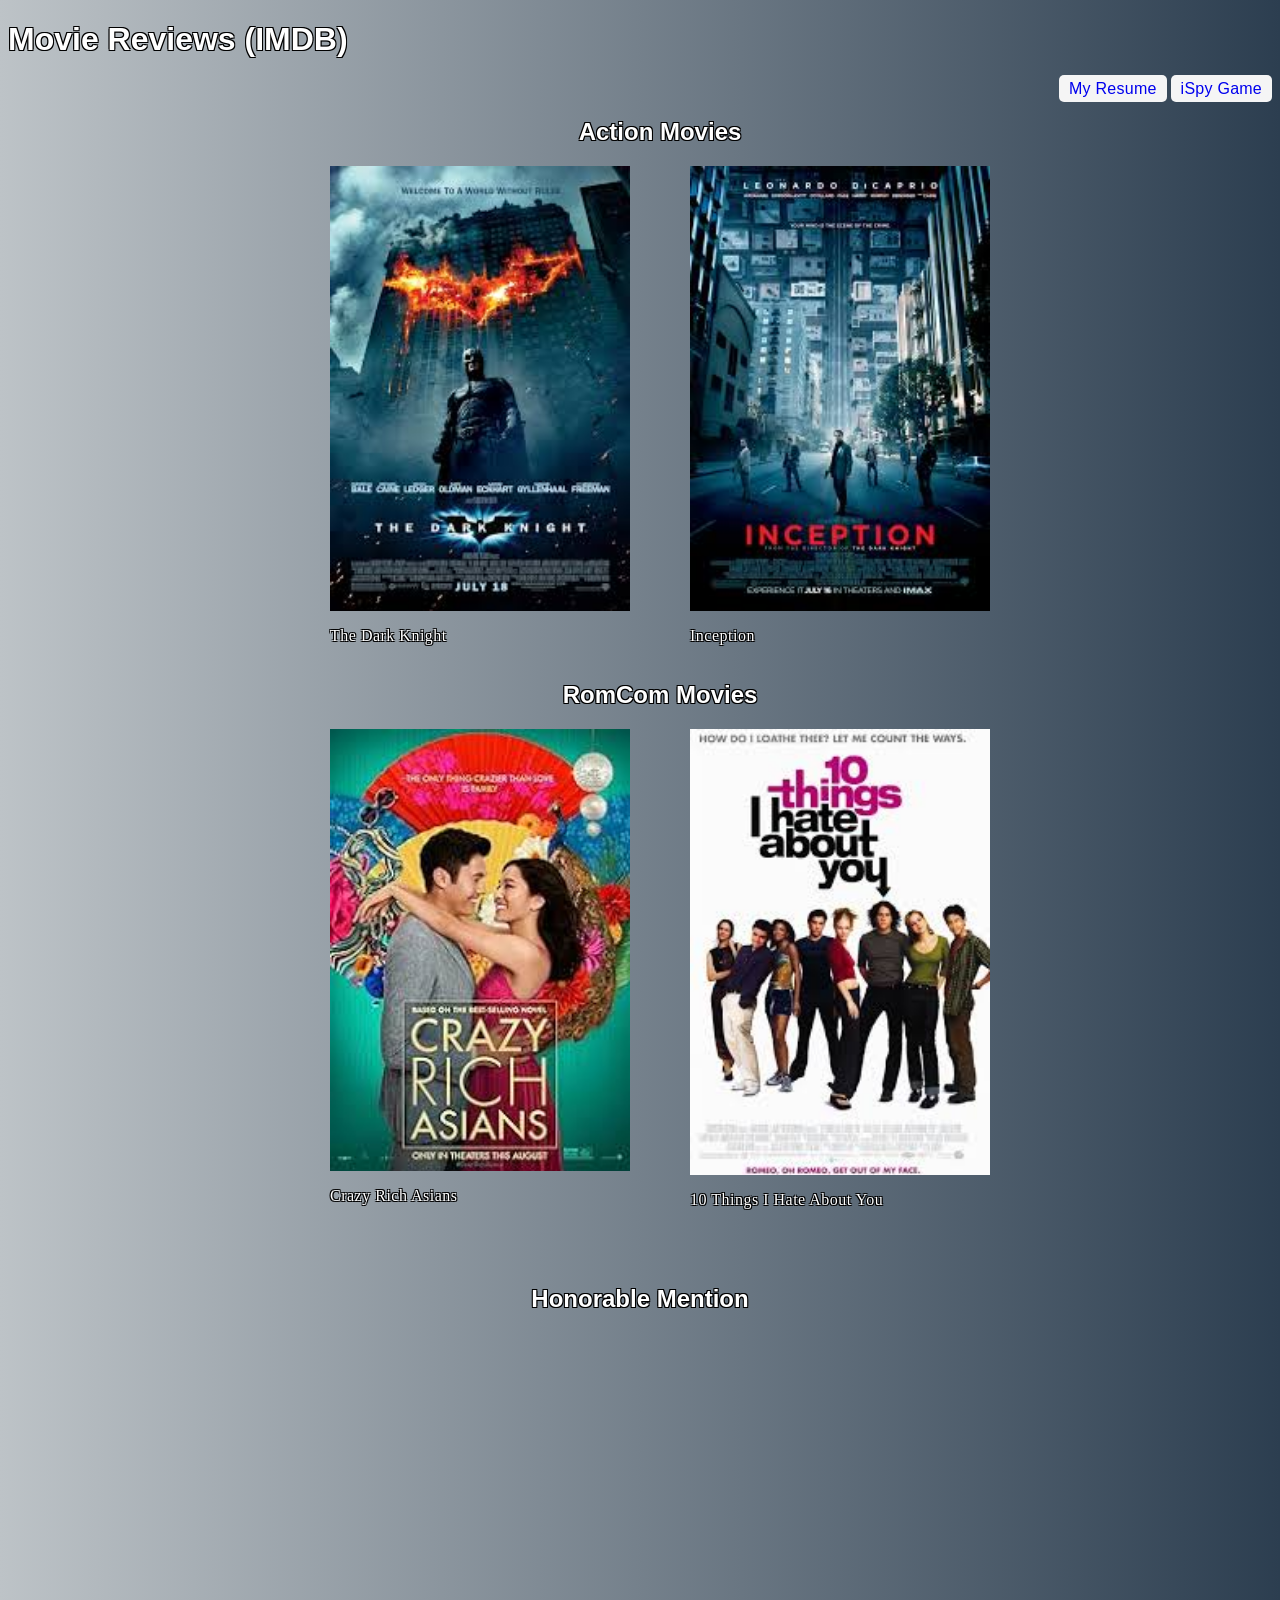
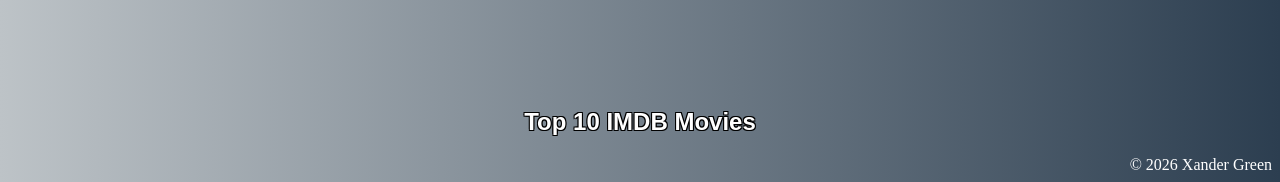
<file: index.html>
<!DOCTYPE html>
<html lang="en">
<head>
    <meta charset="UTF-8">
    <meta name="viewport" content="width=device-width, initial-scale=1.0">
    <title>Movies That I Love</title>
    <link href="css/mystyles.css" rel="stylesheet" />
    

</head>
<body>
    <h1>Movie Reviews (IMDB) </h1>
    <nav class="common">
        <a href="resume.html">My Resume</a>
        <a href="ai.html">iSpy Game</a>
    </nav>
    <div class="action-section">
        <h2>Action Movies</h2>
        <ul class="movie-list">
            <li>
                <a href="https://www.imdb.com/title/tt0468569/" target="_blank">
                    <img src="assets/img/thedarkknight.jpg" alt="The Dark Knight">
                </a>
                <p class="title-text">The Dark Knight</p>
            </li>
            <li>
                <a href="https://www.imdb.com/title/tt1375666/?ref_=nv_sr_srsg_0_tt_8_nm_0_in_0_q_inception">
                    <img src="assets/img/inception.jpg" alt="Inception">
                </a>
                <p class="title-text">Inception</p>
            </li>
        </ul>
    </div>
    <div class="romcom-section">
        <h2>RomCom Movies</h2>
        <ul class="movie-list">
            <li>
                <a href="https://www.imdb.com/title/tt3104988/">
                    <img src="assets/img/crazyrichasians.jpg" alt="Crazy Rich Asians">
                </a>
                <p class="title-text">Crazy Rich Asians</p>
            </li>
            <li>
                <a href="https://www.imdb.com/title/tt0147800/">
                    <img src="assets/img/10things.jpg" alt="10 Things I Hate About You">
                </a>
                <p class="title-text">10 Things I Hate About You</p>
            </li>
        </ul>
    </div>
    <div class="honorable-mention">
    <h2>Honorable Mention</h2>
    <iframe width="560" height="315" src="https://www.youtube.com/embed/loGNj5jJBTQ?si=Yz6JvPDen6X0qFxH" title="YouTube video player" frameborder="0" allow="accelerometer; autoplay; clipboard-write; encrypted-media; gyroscope; picture-in-picture; web-share" referrerpolicy="strict-origin-when-cross-origin" allowfullscreen></iframe>
    </div>
    <div class="honorable-mention">
    <h2>Top 10 IMDB Movies</h2>

        <div class='tableauPlaceholder' id='viz1776893852003' style='position: relative'>
            <noscript>
                <a href='#'>
                    <img alt='IMDB_TOP10' src='https://public.tableau.com/static/images/IM/IMDb_TOP_10_Movies/IMDB_TOP10/1_rss.png' style='border: none' />
                </a>
            </noscript>
            <object class='tableauViz' style='display:none;'>
                <param name='host_url' value='https%3A%2F%2Fpublic.tableau.com%2F' />
                <param name='embed_code_version' value='3' />
                <param name='site_root' value='' />
                <param name='name' value='IMDb_TOP_10_Movies/IMDB_TOP10' />
                <param name='tabs' value='no' />
                <param name='toolbar' value='yes' />
                <param name='animate_transition' value='yes' />
                <param name='display_static_image' value='yes' />
                <param name='display_spinner' value='yes' />
                <param name='display_overlay' value='yes' />
                <param name='display_count' value='yes' />
                <param name='language' value='en-US' />
            </object>
        </div>

    <script type='text/javascript'>
        var divElement = document.getElementById('viz1776893852003');
        var vizElement = divElement.getElementsByTagName('object')[0];
        vizElement.style.width = '1300px';
        vizElement.style.height = '1527px';
        var scriptElement = document.createElement('script');
        scriptElement.src = 'https://public.tableau.com/javascripts/api/viz_v1.js';
        vizElement.parentNode.insertBefore(scriptElement, vizElement);
    </script>
    </div>
    <div class="common footer">
        &copy; 2026 Xander Green
    </div>
</body>
</html>
</file>
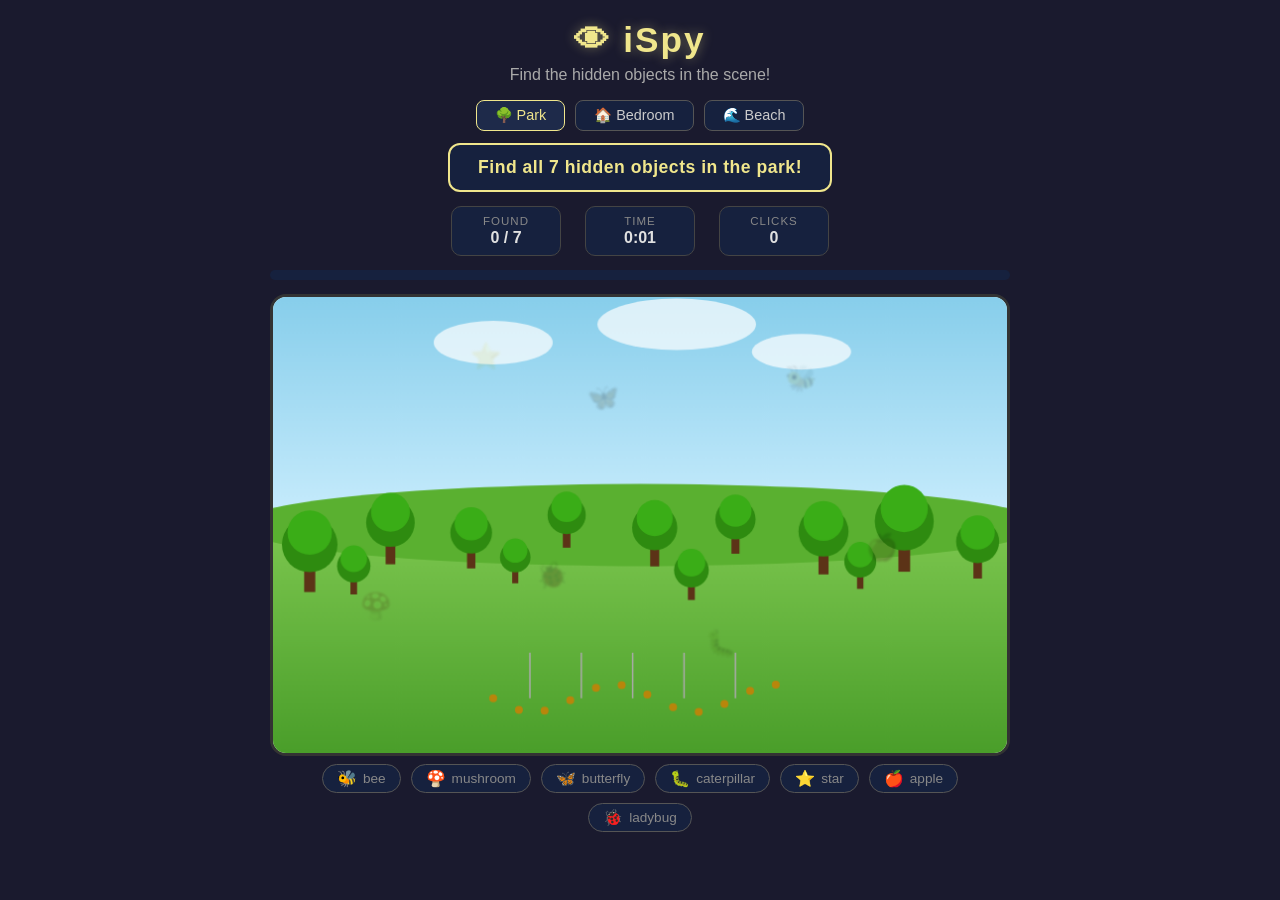
<file: ai.html>
<!DOCTYPE html>
<html lang="en">
<head>
<meta charset="UTF-8">
<meta name="viewport" content="width=device-width, initial-scale=1.0">
<title>iSpy Game</title>
<style>
  * { margin: 0; padding: 0; box-sizing: border-box; }

  body {
    font-family: 'Segoe UI', sans-serif;
    background: #1a1a2e;
    color: #fff;
    min-height: 100vh;
    display: flex;
    flex-direction: column;
    align-items: center;
    justify-content: flex-start;
    padding: 20px;
  }

  h1 {
    font-size: 2.2rem;
    letter-spacing: 2px;
    margin-bottom: 6px;
    color: #f0e68c;
    text-shadow: 0 0 12px rgba(240,230,140,0.4);
  }

  #subtitle {
    font-size: 1rem;
    color: #aaa;
    margin-bottom: 16px;
  }

  #clue-banner {
    background: #16213e;
    border: 2px solid #f0e68c;
    border-radius: 12px;
    padding: 12px 28px;
    font-size: 1.1rem;
    font-weight: 600;
    color: #f0e68c;
    text-align: center;
    margin-bottom: 14px;
    letter-spacing: 0.5px;
  }

  #hud {
    display: flex;
    gap: 24px;
    margin-bottom: 14px;
    align-items: center;
    flex-wrap: wrap;
    justify-content: center;
  }

  .hud-item {
    background: #16213e;
    border: 1.5px solid #444;
    border-radius: 10px;
    padding: 8px 20px;
    font-size: 1rem;
    font-weight: 600;
    color: #e0e0e0;
    min-width: 110px;
    text-align: center;
  }

  .hud-label {
    font-size: 0.72rem;
    font-weight: 400;
    color: #888;
    text-transform: uppercase;
    letter-spacing: 1px;
    display: block;
    margin-bottom: 2px;
  }

  #progress-bar-wrap {
    width: 100%;
    max-width: 740px;
    background: #16213e;
    border-radius: 8px;
    height: 10px;
    margin-bottom: 14px;
    overflow: hidden;
  }

  #progress-bar {
    height: 100%;
    background: linear-gradient(90deg, #f0e68c, #ffd700);
    border-radius: 8px;
    transition: width 0.4s ease;
    width: 0%;
  }

  #scene-wrapper {
    position: relative;
    width: 100%;
    max-width: 740px;
    border: 3px solid #333;
    border-radius: 16px;
    overflow: hidden;
    background: #e8f4e8;
    cursor: default;
    user-select: none;
  }

  #scene-canvas {
    display: block;
    width: 100%;
    height: auto;
  }

  .spy-item {
    position: absolute;
    cursor: pointer;
    border-radius: 50%;
    display: flex;
    align-items: center;
    justify-content: center;
    font-size: 1.6rem;
    line-height: 1;
    opacity: 0.28;
    filter: blur(1.2px) saturate(0.4) brightness(1.1);
    mix-blend-mode: multiply;
    transition: transform 0.2s ease, filter 0.2s ease, opacity 0.2s ease;
  }

  .spy-item:hover {
    opacity: 0.75;
    filter: blur(0px) saturate(1) brightness(1.1);
    transform: scale(1.18);
    mix-blend-mode: normal;
  }

  .spy-item.found {
    opacity: 1;
    filter: brightness(1.3) drop-shadow(0 0 6px #ffe066);
    mix-blend-mode: normal;
    pointer-events: none;
    cursor: default;
  }

  .spy-item.found::after {
    content: '✓';
    position: absolute;
    top: -8px;
    right: -8px;
    background: #2ecc71;
    color: #fff;
    font-size: 0.72rem;
    width: 16px;
    height: 16px;
    border-radius: 50%;
    display: flex;
    align-items: center;
    justify-content: center;
    font-weight: 700;
    line-height: 1;
  }

  #found-flash {
    position: fixed;
    top: 50%;
    left: 50%;
    transform: translate(-50%, -50%) scale(0.8);
    background: rgba(46,204,113,0.95);
    color: #fff;
    font-size: 1.6rem;
    font-weight: 700;
    padding: 18px 40px;
    border-radius: 14px;
    pointer-events: none;
    opacity: 0;
    transition: opacity 0.2s, transform 0.2s;
    z-index: 999;
  }

  #found-flash.show {
    opacity: 1;
    transform: translate(-50%, -50%) scale(1);
  }

  #win-screen {
    display: none;
    position: fixed;
    inset: 0;
    background: rgba(10,10,30,0.92);
    z-index: 100;
    flex-direction: column;
    align-items: center;
    justify-content: center;
    gap: 18px;
  }

  #win-screen.show { display: flex; }

  #win-screen h2 {
    font-size: 2.6rem;
    color: #f0e68c;
    letter-spacing: 3px;
  }

  #win-screen p { font-size: 1.1rem; color: #ccc; }

  #win-screen button {
    background: #f0e68c;
    color: #1a1a2e;
    border: none;
    border-radius: 10px;
    padding: 12px 32px;
    font-size: 1rem;
    font-weight: 700;
    cursor: pointer;
    letter-spacing: 1px;
    margin-top: 8px;
    transition: background 0.2s, transform 0.1s;
  }

  #win-screen button:hover { background: #ffd700; transform: scale(1.04); }

  #found-list {
    display: flex;
    flex-wrap: wrap;
    gap: 10px;
    margin-top: 8px;
    max-width: 740px;
    width: 100%;
    justify-content: center;
  }

  .found-badge {
    background: #16213e;
    border: 1.5px solid #555;
    border-radius: 20px;
    padding: 4px 14px;
    font-size: 0.85rem;
    color: #888;
    display: flex;
    align-items: center;
    gap: 6px;
    transition: all 0.3s;
  }

  .found-badge.done {
    border-color: #2ecc71;
    color: #2ecc71;
  }

  .found-badge .badge-icon { font-size: 1rem; }

  #level-select {
    display: flex;
    gap: 10px;
    margin-bottom: 12px;
  }

  .level-btn {
    background: #16213e;
    border: 1.5px solid #555;
    color: #ccc;
    border-radius: 8px;
    padding: 6px 18px;
    font-size: 0.9rem;
    cursor: pointer;
    transition: all 0.2s;
    font-family: inherit;
  }

  .level-btn:hover, .level-btn.active {
    border-color: #f0e68c;
    color: #f0e68c;
    background: #1e2a4a;
  }
</style>
</head>
<body>

<h1>👁 iSpy</h1>
<div id="subtitle">Find the hidden objects in the scene!</div>

<div id="level-select">
  <button class="level-btn active" onclick="loadLevel(0)">🌳 Park</button>
  <button class="level-btn" onclick="loadLevel(1)">🏠 Bedroom</button>
  <button class="level-btn" onclick="loadLevel(2)">🌊 Beach</button>
</div>

<div id="clue-banner">I spy with my little eye...</div>

<div id="hud">
  <div class="hud-item">
    <span class="hud-label">Found</span>
    <span id="score">0 / 0</span>
  </div>
  <div class="hud-item">
    <span class="hud-label">Time</span>
    <span id="timer">0:00</span>
  </div>
  <div class="hud-item">
    <span class="hud-label">Clicks</span>
    <span id="clicks">0</span>
  </div>
</div>

<div id="progress-bar-wrap"><div id="progress-bar"></div></div>

<div id="scene-wrapper">
  <canvas id="scene-canvas" width="740" height="460"></canvas>
</div>

<div id="found-list"></div>
<div id="found-flash">Found it! 🎉</div>

<div id="win-screen">
  <h2>🎉 You Win!</h2>
  <p id="win-stats"></p>
  <p style="color:#aaa; font-size:0.9rem;">Try another level!</p>
  <button onclick="loadLevel(currentLevel)">Play Again</button>
</div>

<script>
const levels = [
  {
    name: "Park",
    clue: "Find all 7 hidden objects in the park!",
    drawBg: drawPark,
    items: [
      { emoji: "🐝", label: "bee",        x: 0.72, y: 0.18, size: 32 },
      { emoji: "🍄", label: "mushroom",   x: 0.14, y: 0.68, size: 34 },
      { emoji: "🦋", label: "butterfly",  x: 0.45, y: 0.22, size: 32 },
      { emoji: "🐛", label: "caterpillar",x: 0.61, y: 0.76, size: 30 },
      { emoji: "⭐", label: "star",       x: 0.29, y: 0.13, size: 30 },
      { emoji: "🍎", label: "apple",      x: 0.83, y: 0.55, size: 32 },
      { emoji: "🐞", label: "ladybug",    x: 0.38, y: 0.61, size: 30 },
    ]
  },
  {
    name: "Bedroom",
    clue: "Find all 7 hidden objects in the bedroom!",
    drawBg: drawBedroom,
    items: [
      { emoji: "🔑", label: "key",        x: 0.77, y: 0.28, size: 30 },
      { emoji: "🎈", label: "balloon",    x: 0.15, y: 0.18, size: 34 },
      { emoji: "🎲", label: "dice",       x: 0.52, y: 0.72, size: 30 },
      { emoji: "🧸", label: "teddy bear", x: 0.31, y: 0.55, size: 34 },
      { emoji: "📚", label: "books",      x: 0.88, y: 0.62, size: 30 },
      { emoji: "🕯️", label: "candle",    x: 0.63, y: 0.20, size: 30 },
      { emoji: "🎀", label: "ribbon",     x: 0.21, y: 0.80, size: 30 },
    ]
  },
  {
    name: "Beach",
    clue: "Find all 7 hidden objects at the beach!",
    drawBg: drawBeach,
    items: [
      { emoji: "🦀", label: "crab",       x: 0.18, y: 0.72, size: 34 },
      { emoji: "🌺", label: "flower",     x: 0.80, y: 0.60, size: 30 },
      { emoji: "🐚", label: "shell",      x: 0.55, y: 0.80, size: 30 },
      { emoji: "⚓", label: "anchor",     x: 0.35, y: 0.25, size: 30 },
      { emoji: "🔭", label: "telescope",  x: 0.70, y: 0.18, size: 30 },
      { emoji: "🐠", label: "fish",       x: 0.42, y: 0.50, size: 32 },
      { emoji: "🌟", label: "starfish",   x: 0.88, y: 0.78, size: 30 },
    ]
  }
];

let currentLevel = 0;
let found = [];
let totalClicks = 0;
let timerInterval = null;
let seconds = 0;
let itemEls = [];

function drawPark(ctx, w, h) {
  const sky = ctx.createLinearGradient(0,0,0,h*0.55);
  sky.addColorStop(0,'#87ceeb'); sky.addColorStop(1,'#d0f0ff');
  ctx.fillStyle = sky; ctx.fillRect(0,0,w,h*0.55);
  const gr = ctx.createLinearGradient(0,h*0.48,0,h);
  gr.addColorStop(0,'#7ec850'); gr.addColorStop(1,'#4a9e2a');
  ctx.fillStyle = gr; ctx.fillRect(0,h*0.48,w,h*0.52);
  ctx.fillStyle='#5ab030'; ctx.beginPath();
  ctx.ellipse(w*0.5,h*0.5,w*0.55,h*0.09,0,0,Math.PI*2); ctx.fill();

  function tree(x,y,s){ ctx.fillStyle='#5c3317'; ctx.fillRect(x-s*0.07,y,s*0.14,s*0.5);
    ctx.fillStyle='#2e8b10'; ctx.beginPath(); ctx.arc(x,y-s*0.1,s*0.35,0,Math.PI*2); ctx.fill();
    ctx.fillStyle='#3aad17'; ctx.beginPath(); ctx.arc(x,y-s*0.25,s*0.28,0,Math.PI*2); ctx.fill(); }
  tree(w*0.05,h*0.56,80); tree(w*0.16,h*0.51,70); tree(w*0.27,h*0.53,60);
  tree(w*0.40,h*0.49,55); tree(w*0.52,h*0.52,65); tree(w*0.63,h*0.50,58);
  tree(w*0.75,h*0.53,72); tree(w*0.86,h*0.51,85); tree(w*0.96,h*0.55,62);
  tree(w*0.11,h*0.60,48); tree(w*0.33,h*0.58,44); tree(w*0.57,h*0.61,50); tree(w*0.80,h*0.59,46);
  ctx.fillStyle='#b8860b';
  for(let i=0;i<12;i++){ctx.beginPath();ctx.arc(w*(0.3+i*0.035),h*(0.88+Math.sin(i)*0.03),4,0,Math.PI*2);ctx.fill();}
  ctx.strokeStyle='#aaa'; ctx.lineWidth=1.5;
  for(let i=0;i<5;i++){ctx.beginPath();ctx.moveTo(w*(0.35+i*0.07),h*0.78);ctx.lineTo(w*(0.35+i*0.07),h*0.88);ctx.stroke();}
  ctx.fillStyle='rgba(255,255,255,0.7)';
  [[0.3,0.1,60,22],[0.55,0.06,80,26],[0.72,0.12,50,18]].forEach(([cx,cy,rw,rh])=>{
    ctx.beginPath(); ctx.ellipse(w*cx,h*cy,rw,rh,0,0,Math.PI*2); ctx.fill(); });
}

function drawBedroom(ctx,w,h){
  ctx.fillStyle='#d4b8e0'; ctx.fillRect(0,0,w,h);
  ctx.fillStyle='#c2a0cc'; ctx.fillRect(0,0,w*0.5,h); ctx.fillStyle='#e8d4f0'; ctx.fillRect(w*0.5,0,w*0.5,h);
  ctx.fillStyle='#8b6f8b'; ctx.fillRect(0,h-20,w,20);
  ctx.fillStyle='#6b4f6b'; ctx.fillRect(20,h-20,w-40,8);
  ctx.fillStyle='#4a3a5c'; ctx.fillRect(w*0.05,h*0.45,w*0.5,h*0.45);
  ctx.fillStyle='#5a4a6c'; ctx.fillRect(w*0.07,h*0.35,w*0.2,h*0.12);
  ctx.fillStyle='#3d2b50'; ctx.fillRect(w*0.05,h*0.42,w*0.5,h*0.04);
  ctx.fillStyle='#e8c8a0'; ctx.fillRect(w*0.07,h*0.36,w*0.18,h*0.1);
  ctx.fillStyle='#f5e6c8'; ctx.fillRect(w*0.09,h*0.38,w*0.14,h*0.06);
  ctx.fillStyle='#c8b860'; ctx.fillRect(w*0.08,h*0.37,w*0.02,h*0.01);
  ctx.fillStyle='#c0a060'; ctx.fillRect(w*0.68,h*0.3,w*0.27,h*0.55);
  ctx.fillStyle='#a08040'; ctx.fillRect(w*0.68,h*0.28,w*0.27,h*0.04);
  ctx.fillStyle='#8b6a30'; ctx.fillRect(w*0.69,h*0.35,w*0.12,h*0.2); ctx.fillRect(w*0.82,h*0.35,w*0.12,h*0.2);
  ctx.fillStyle='#fff8e8'; ctx.fillRect(w*0.70,h*0.36,w*0.10,h*0.18); ctx.fillRect(w*0.83,h*0.36,w*0.10,h*0.18);
  ctx.fillStyle='#ffd700';
  ctx.beginPath(); ctx.arc(w*0.155,h*0.67,3,0,Math.PI*2); ctx.fill();
  ctx.fillStyle='rgba(255,255,255,0.06)'; ctx.fillRect(w*0.5,0,w*0.5,h);
}

function drawBeach(ctx,w,h){
  const sky=ctx.createLinearGradient(0,0,0,h*0.5);
  sky.addColorStop(0,'#1e90ff'); sky.addColorStop(1,'#87cefa');
  ctx.fillStyle=sky; ctx.fillRect(0,0,w,h*0.5);
  const sea=ctx.createLinearGradient(0,h*0.45,0,h*0.7);
  sea.addColorStop(0,'#006994'); sea.addColorStop(1,'#0099cc');
  ctx.fillStyle=sea; ctx.fillRect(0,h*0.45,w,h*0.25);
  for(let i=0;i<6;i++){ctx.strokeStyle='rgba(255,255,255,0.25)';ctx.lineWidth=1.5;
    ctx.beginPath();ctx.moveTo(w*0.1*i,h*(0.48+i*0.01));ctx.lineTo(w*(0.1*i+0.1),h*(0.49+i*0.01));ctx.stroke();}
  const sand=ctx.createLinearGradient(0,h*0.65,0,h);
  sand.addColorStop(0,'#f4d483'); sand.addColorStop(1,'#e8c15a');
  ctx.fillStyle=sand; ctx.fillRect(0,h*0.65,w,h*0.35);
  ctx.fillStyle='#5c9e2a'; ctx.fillRect(w*0.05,h*0.62,8,h*0.15);
  ctx.fillStyle='#4a8a1a'; ctx.beginPath(); ctx.ellipse(w*0.05,h*0.6,20,12,0.3,0,Math.PI*2); ctx.fill();
  ctx.fillStyle='rgba(255,255,255,0.75)';
  [[0.25,0.12,55,18],[0.6,0.08,75,22],[0.82,0.15,45,15]].forEach(([cx,cy,rw,rh])=>{
    ctx.beginPath(); ctx.ellipse(w*cx,h*cy,rw,rh,0,0,Math.PI*2); ctx.fill(); });
  ctx.fillStyle='#c8a020'; ctx.fillRect(w*0.4,h*0.62,6,h*0.2);
  ctx.fillStyle='#e83030'; ctx.beginPath(); ctx.moveTo(w*0.41,h*0.62);
  ctx.lineTo(w*0.58,h*0.67); ctx.lineTo(w*0.41,h*0.72); ctx.fill();
}

function formatTime(s){const m=Math.floor(s/60);const ss=s%60;return m+':'+(ss<10?'0':'')+ss;}

function loadLevel(idx){
  document.querySelectorAll('.level-btn').forEach((b,i)=>b.classList.toggle('active',i===idx));
  currentLevel=idx;
  const lv=levels[idx];
  found=new Array(lv.items.length).fill(false);
  totalClicks=0;
  seconds=0;
  clearInterval(timerInterval);
  timerInterval=setInterval(()=>{ if(found.every(Boolean))return; seconds++; document.getElementById('timer').textContent=formatTime(seconds); },1000);
  document.getElementById('score').textContent='0 / '+lv.items.length;
  document.getElementById('clicks').textContent='0';
  document.getElementById('timer').textContent='0:00';
  document.getElementById('progress-bar').style.width='0%';
  document.getElementById('clue-banner').textContent=lv.clue;
  document.getElementById('win-screen').classList.remove('show');

  const canvas=document.getElementById('scene-canvas');
  const ctx=canvas.getContext('2d');
  lv.drawBg(ctx,canvas.width,canvas.height);

  itemEls.forEach(el=>el.remove());
  itemEls=[];
  const wrapper=document.getElementById('scene-wrapper');

  lv.items.forEach((item,i)=>{
    const el=document.createElement('div');
    el.className='spy-item';
    el.textContent=item.emoji;
    el.title=item.label;
    el.style.width=item.size+'px';
    el.style.height=item.size+'px';
    el.style.left='calc('+item.x*100+'% - '+(item.size/2)+'px)';
    el.style.top='calc('+item.y*100+'% - '+(item.size/2)+'px)';
    el.addEventListener('click',()=>handleFind(i));
    wrapper.appendChild(el);
    itemEls.push(el);
  });

  buildFoundList(lv);
}

function buildFoundList(lv){
  const list=document.getElementById('found-list');
  list.innerHTML='';
  lv.items.forEach((item,i)=>{
    const badge=document.createElement('div');
    badge.className='found-badge'+(found[i]?' done':'');
    badge.id='badge-'+i;
    badge.innerHTML='<span class="badge-icon">'+item.emoji+'</span>'+item.label;
    list.appendChild(badge);
  });
}

function handleFind(idx){
  if(found[idx])return;
  totalClicks++;
  document.getElementById('clicks').textContent=totalClicks;
  found[idx]=true;
  itemEls[idx].classList.add('found');
  document.getElementById('badge-'+idx).classList.add('done');
  const cnt=found.filter(Boolean).length;
  const total=levels[currentLevel].items.length;
  document.getElementById('score').textContent=cnt+' / '+total;
  document.getElementById('progress-bar').style.width=(cnt/total*100)+'%';
  const flash=document.getElementById('found-flash');
  flash.textContent='Found the '+levels[currentLevel].items[idx].label+'! 🎉';
  flash.classList.add('show');
  setTimeout(()=>flash.classList.remove('show'),1200);
  if(cnt===total){ clearInterval(timerInterval); setTimeout(showWin,600); }
}

function showWin(){
  document.getElementById('win-stats').textContent='Completed in '+formatTime(seconds)+' with '+totalClicks+' clicks!';
  document.getElementById('win-screen').classList.add('show');
}

loadLevel(0);
</script>
</body>
</html>
</file>
<file: css/mystyles.css>
.movie-list {
    display: flex;
    gap: 60px;
    list-style: none;
    letter-spacing: 0.5px;
    justify-content: center;
    text-align: center;
}

h1{
    font-family: Arial, Helvetica, sans-serif;
    color:white;
    text-shadow:
        -1px -1px 0 black,
         1px -1px 0 black,
        -1px  1px 0 black,
         1px  1px 0 black;
}
h2{
    font-family: Arial, Helvetica, sans-serif;
    color:white;
    text-shadow:
        -1px -1px 0 black,
         1px -1px 0 black,
        -1px  1px 0 black,
         1px  1px 0 black;
}
body{
    background: #bdc3c7;
  background: linear-gradient(
    to right,
    #bdc3c7,#2c3e50
  );
}
.title-text{
    font-family: impact;
    color:white;
    text-shadow:
        -1px -1px 0 black,
         1px -1px 0 black,
        -1px  1px 0 black,
         1px  1px 0 black;
         text-align: left;
}
.common{
    text-align: right;
}
.common a {
    background-color: whitesmoke;
    padding: 5px 10px;
    border-radius: 5px;
    text-decoration: none;
    font-family: Impact, Haettenschweiler, 'Arial Narrow Bold', sans-serif;
    letter-spacing: 0.25px;
}
.common :visited{
    color: black;
}
.common.footer{
    color: white;
}
.action-section h2 {
    padding-left: 40px;
    text-align: center;
}
.romcom-section h2 {
    padding-left: 40px;
    text-align: center;
}
.movie-list img{
    margin: 0 auto;
    display: block;
    width: 300px;
    height: auto;
}
.movie-list li {
    text-align: center;
}
.honorable-mention {
    display: flex;
    flex-direction: column;
    align-items: center;
    margin-top: 40px;
}
</file>
